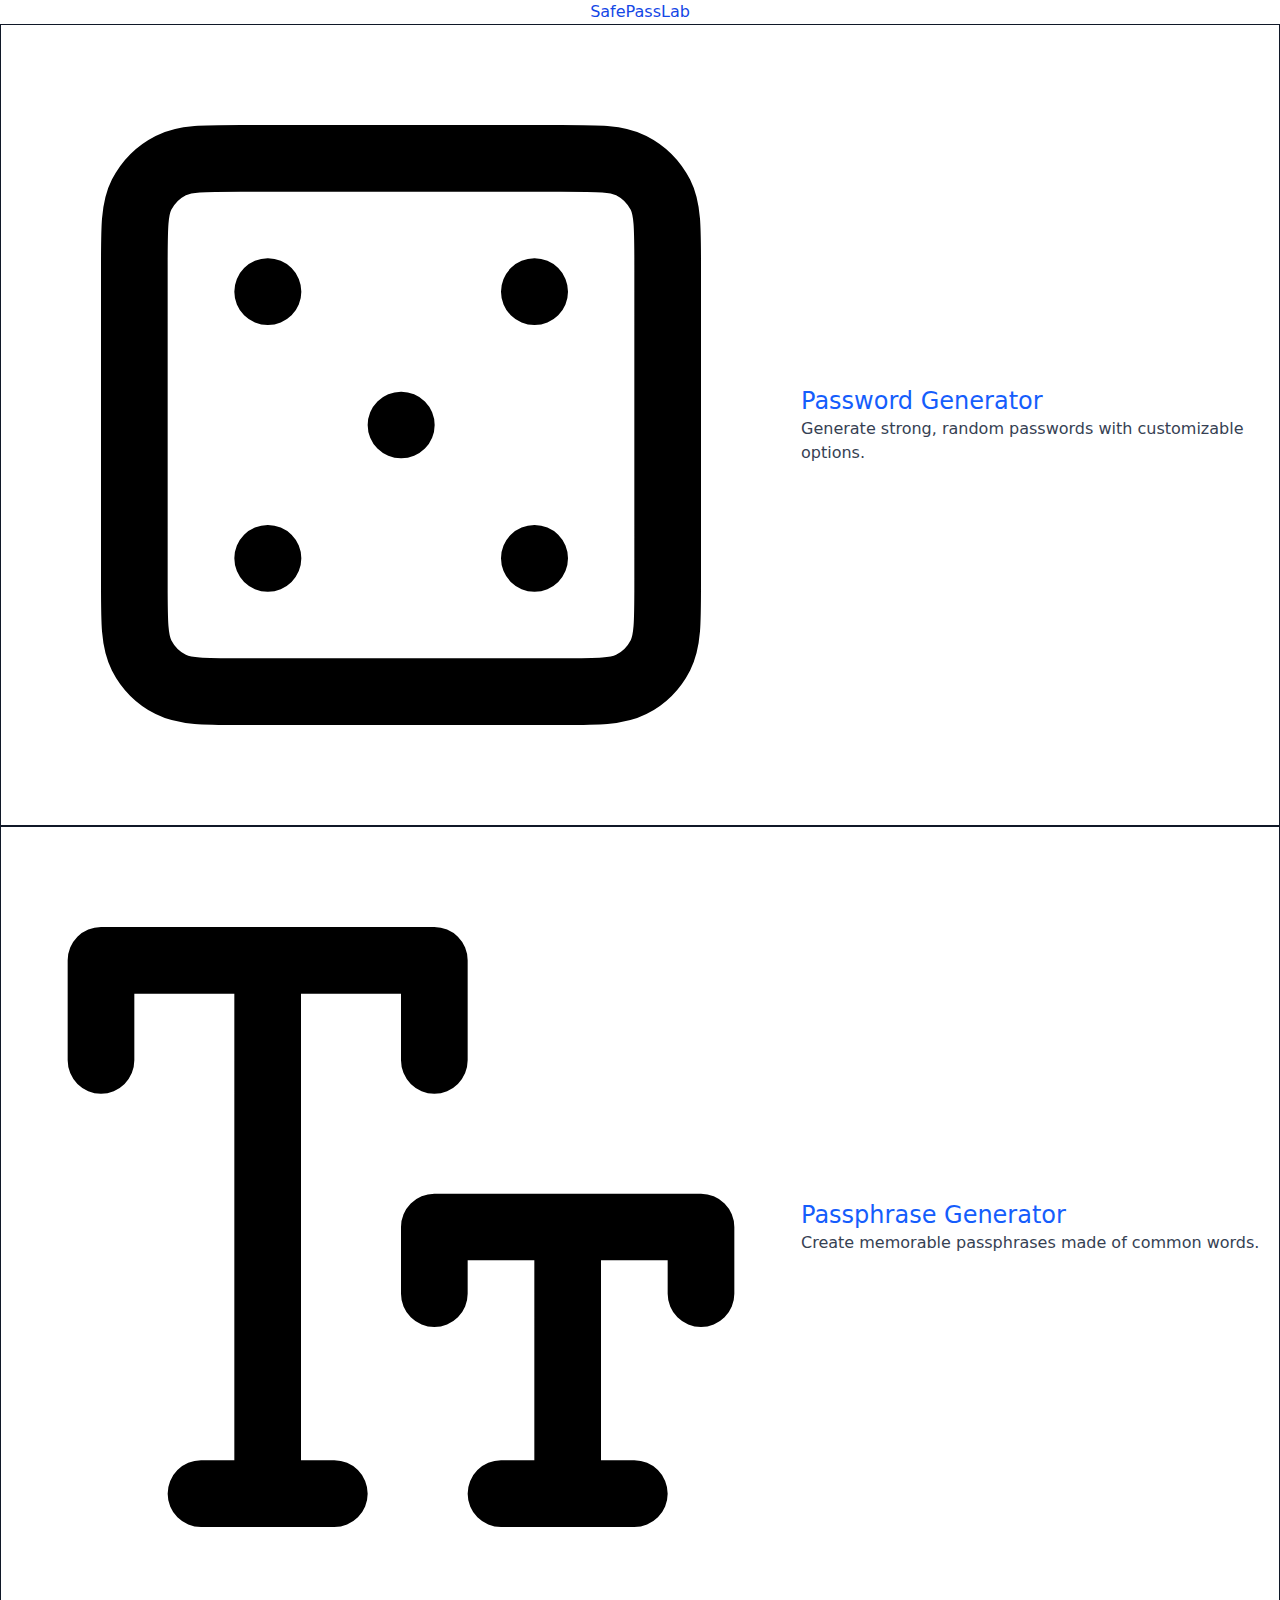
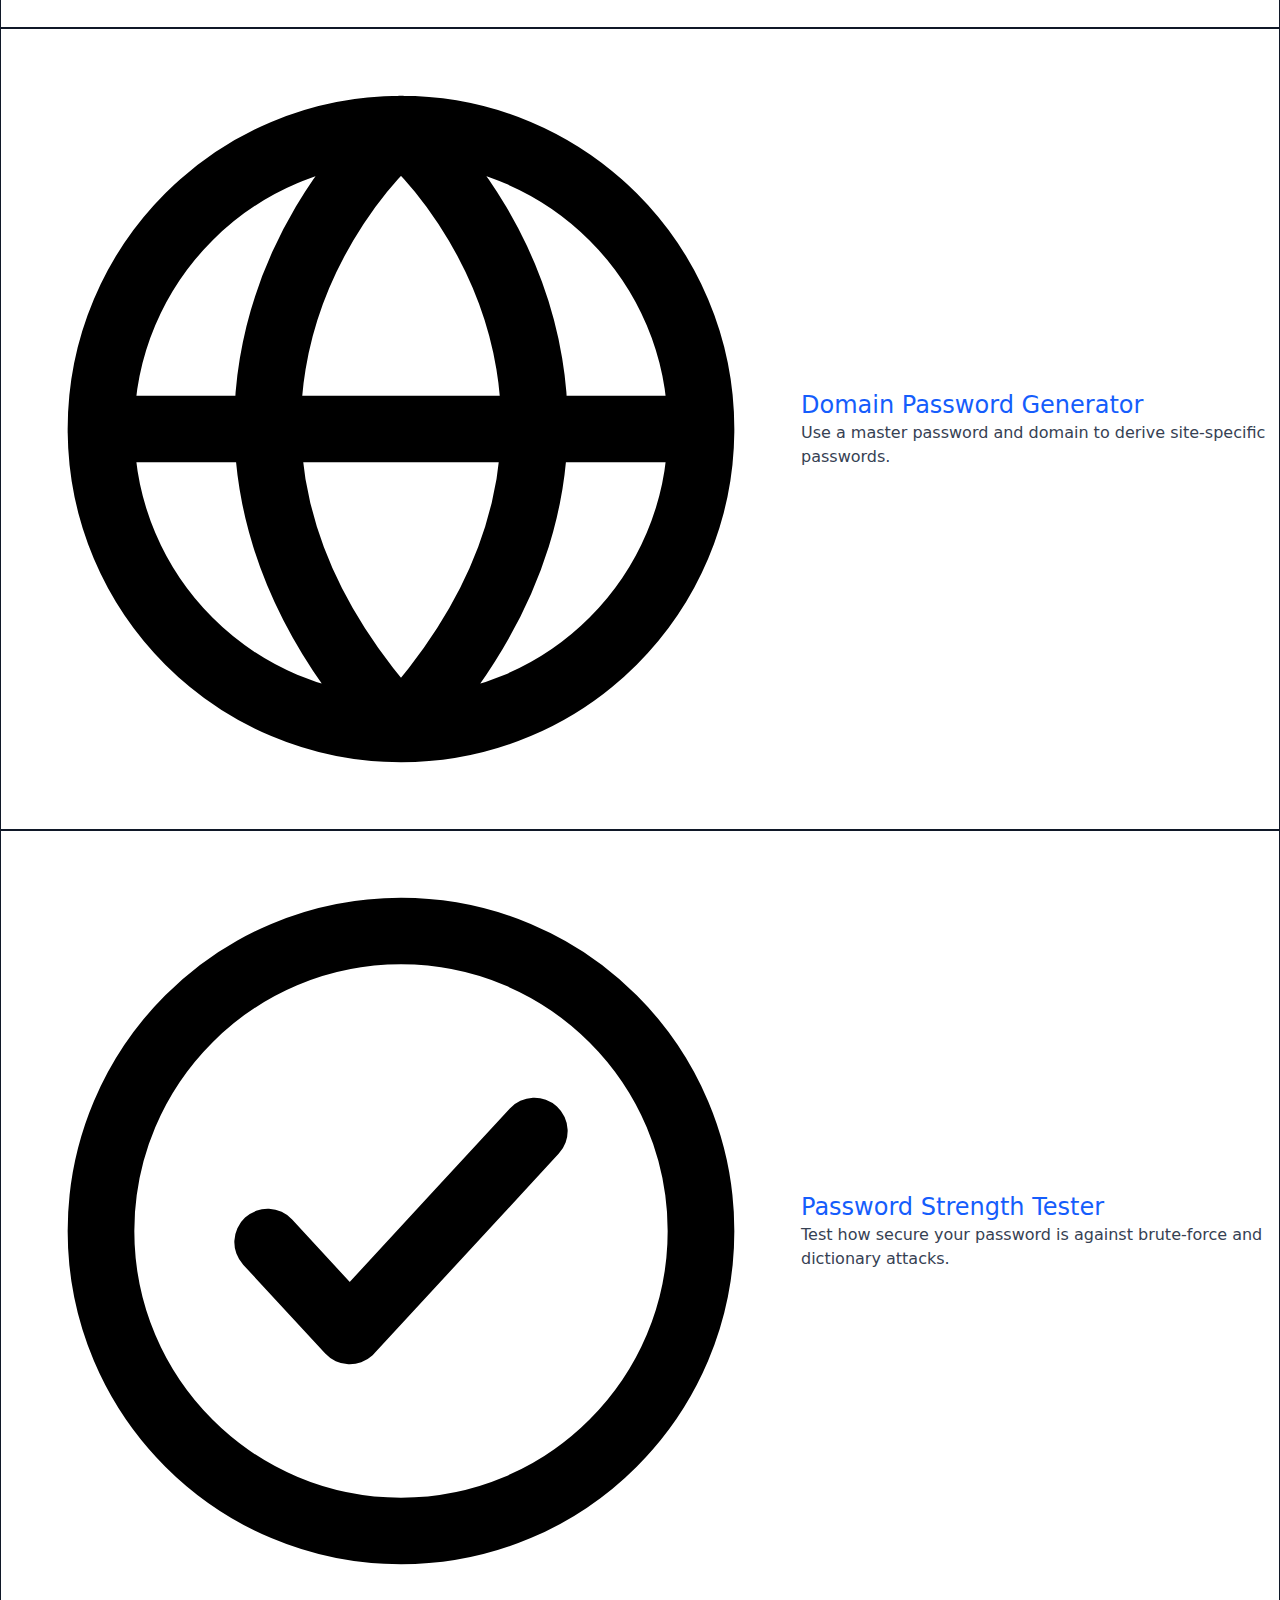
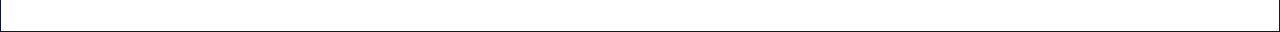
<file: index.html>
<!DOCTYPE html>
<html lang="en">
  <head>
    <meta charset="UTF-8" />
    <meta name="viewport" content="width=device-width, initial-scale=1.0" />
    <title>Password Utility Tool</title>
    <link rel="stylesheet" href="output.css">
  </head>
  <body class="bg-white text-gray-900 font-sans">
    <div class="max-w-4xl mx-auto px-6 py-10">
      <h1 class="text-4xl font-light text-blue-700 text-center mb-10">
        SafePassLab
      </h1>
      <!-- Cards -->
      <div class="grid grid-cols-1 md:grid-cols-2 gap-6">
        <!-- Password Generator -->
        <a
          href="password.html"
          class="flex items-center p-6 border border-gray-200 rounded-2xl hover:border-blue-600 shadow-sm hover:shadow-md transition"
        >
          <img
            src="icon/dice-five.svg"
            alt="Password Generator Icon"
            class="w-10 h-10 mr-4"
          />
          <div>
            <h2 class="text-2xl font-light text-blue-600 mb-2">
              Password Generator
            </h2>
            <p class="text-gray-700">
              Generate strong, random passwords with customizable options.
            </p>
          </div>
        </a>
        <!-- Passphrase Generator -->
        <a
          href="passphrase.html"
          class="flex items-center p-6 border border-gray-200 rounded-2xl hover:border-blue-600 shadow-sm hover:shadow-md transition"
        >
          <img
            src="icon/text.svg"
            alt="Passphrase Generator Icon"
            class="w-10 h-10 mr-4"
          />
          <div class="flex flex-col">
            <h2 class="text-2xl font-light text-blue-600 mb-2">
              Passphrase Generator
            </h2>
            <p class="text-gray-700">
              Create memorable passphrases made of common words.
            </p>
          </div>
        </a>
        <!-- Domain Password Generator -->
        <a
          href="domain.html"
          class="flex items-center p-6 border border-gray-200 rounded-2xl hover:border-blue-600 shadow-sm hover:shadow-md transition"
        >
          <img
            src="icon/globe.svg"
            alt="Domain Password Icon"
            class="w-10 h-10 mr-4"
          />
          <div class="flex flex-col">
            <h2 class="text-2xl font-light text-blue-600 mb-2">
              Domain Password Generator
            </h2>
            <p class="text-gray-700">
              Use a master password and domain to derive site-specific
              passwords.
            </p>
          </div>
        </a>
        <!-- Password Strength Tester -->
        <a
          href="tester.html"
          class="flex items-center p-6 border border-gray-200 rounded-2xl hover:border-blue-600 shadow-sm hover:shadow-md transition"
        >
          <img
            src="icon/check-circle.svg"
            alt="Password Tester Icon"
            class="w-10 h-10 mr-4"
          />
          <div class="flex flex-col">
            <h2 class="text-2xl font-light text-blue-600 mb-2">
              Password Strength Tester
            </h2>
            <p class="text-gray-700">
              Test how secure your password is against brute-force and
              dictionary attacks.
            </p>
          </div>
        </a>
      </div>
    </div>
  </body>
</html>
</file>
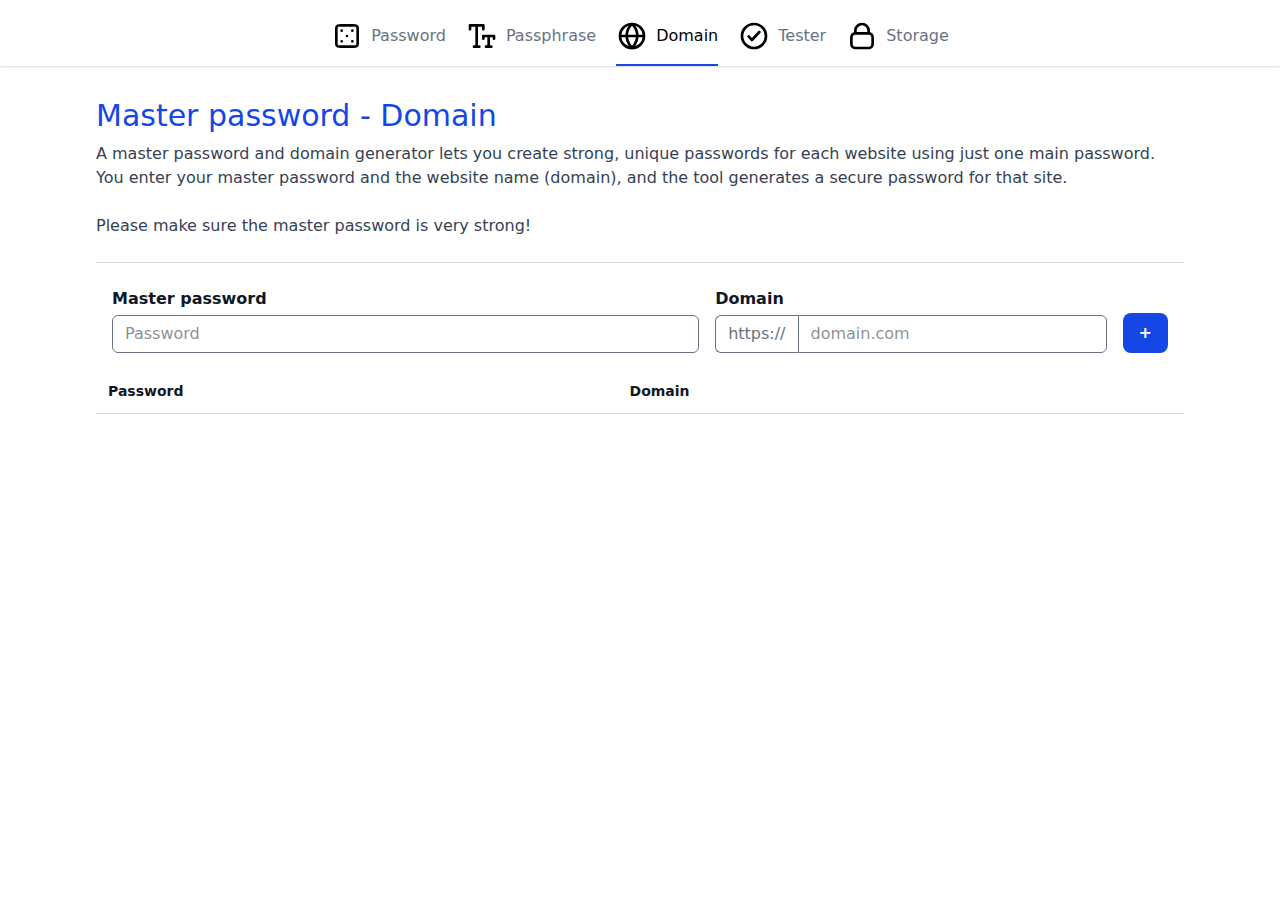
<file: domain.html>
<!DOCTYPE html>
<html lang="en">
  <head>
    <meta charset="UTF-8" />
    <meta name="viewport" content="width=device-width, initial-scale=1.0" />
    <title>Password Generator</title>
    <link rel="stylesheet" href="output.css" />
    <script src="script.js"></script>
    <script src="wordlist.js"></script>
  </head>
  <body class="flex flex-col items-center min-w-fit">
    <nav
      id="navigation"
      class="flex lg:justify-center flex-row w-full gap-5 pt-2 px-4 sm:px-8 bg-white shadow"
    >
      <a href="./password.html">
        <div
          class="flex shrink-0 gap-2 items-center cursor-pointer py-3 border-b-2 border-transparent text-gray-500 hover:text-gray-700 hover:border-b-gray-500"
        >
          <img
            class="max-w-8 max-h-8"
            src="icon/dice-five.svg"
            alt="Randomized"
          />
          <h2 class="text-base font-medium hidden sm:block">Password</h2>
        </div>
      </a>
      <a href="./passphrase.html">
        <div
          class="flex shrink-0 gap-2 items-center cursor-pointer py-3 border-b-2 border-transparent text-gray-500 hover:text-gray-700 hover:border-b-gray-500"
        >
          <img class="max-w-8 max-h-8" src="icon/text.svg" alt="Domain" />
          <h2 class="text-base font-medium hidden sm:block">Passphrase</h2>
        </div>
      </a>
      <a href="./domain.html">
        <div
          class="flex shrink-0 gap-2 items-center cursor-pointer py-3 border-b-2 border-b-blue-700"
        >
          <img class="max-w-8 max-h-8" src="icon/globe.svg" alt="Domain" />
          <h2 class="text-base font-medium sm:block">Domain</h2>
        </div>
      </a>
      <a href="./tester.html">
        <div
          class="flex shrink-0 gap-2 items-center cursor-pointer py-3 border-b-2 border-transparent text-gray-500 hover:text-gray-700 hover:border-b-gray-500"
        >
          <img
            class="max-w-8 max-h-8"
            src="icon/check-circle.svg"
            alt="Domain"
          />
          <h2 class="text-base font-medium hidden sm:block">Tester</h2>
        </div>
      </a>
      <a href="./storage.html">
        <div
          class="flex shrink-0 gap-2 items-center cursor-pointer py-3 border-b-2 border-transparent text-gray-500 hover:text-gray-700 hover:border-b-gray-500"
        >
          <img class="max-w-8 max-h-8" src="icon/lock.svg" alt="Domain" />
          <h2 class="text-base font-medium hidden sm:block">Storage</h2>
        </div>
      </a>
    </nav>

    <div id="content" class="flex flex-col p-4 sm:p-8 max-w-6xl">
      <h1 class="text-2xl sm:text-3xl text-blue-700 font-light">
        Master password - Domain
      </h1>
      <p class="font-medium text-gray-700 pt-2">
        A master password and domain generator lets you create strong, unique
        passwords for each website using just one main password. You enter your
        master password and the website name (domain), and the tool generates a
        secure password for that site.
        <br /><br />
        Please make sure the master password is very strong!
        <span class="text-white">meow</span>
      </p>

      <hr class="my-6 text-gray-300" />

      <div class="flex justify-between gap-4 w-full px-4 mb-4">
        <div class="flex flex-col w-full">
          <label class="mb-1 font-semibold text-gray-900">
            Master password
          </label>
          <input
            type="text"
            id="masterPassword"
            name="password"
            class="px-3 py-1.5 text-gray-900 border border-gray-500 rounded-md focus-within:outline-blue-600"
            placeholder="Password"
          />
        </div>
        <div class="flex flex-col w-full sm:w-2/3">
          <label class="mb-1 font-semibold text-gray-900"> Domain </label>
          <div class="flex">
            <span
              class="px-3 py-1.5 text-gray-500 border border-r-0 border-gray-500 rounded-l-md select-none"
              >https://</span
            >
            <input
              type="text"
              id="domainName"
              name="domain"
              class="w-full px-3 py-1.5 text-gray-900 border border-gray-500 rounded-r-md focus-within:outline-blue-600"
              placeholder="domain.com"
            />
          </div>
        </div>
        <div class="flex items-end">
          <button
            id="generateButton"
            onclick="generate();"
            class="flex justify-center max-w-2xs gap-2 bg-blue-700 text-white font-semibold py-2 px-4 rounded-lg hover:bg-blue-600"
          >
            +
          </button>
        </div>
      </div>

      <!-- Table -->
      <table class="min-w-full divide-y divide-gray-300">
        <thead class="text-left text-sm font-semibold text-gray-900">
          <tr>
            <th class="px-3 py-3">Password</th>
            <th class="px-3 py-3">Domain</th>
            <th class="px-3 py-3"></th>
          </tr>
        </thead>
        <tbody
          id="passwordTable"
          class="divide-y divide-gray-300 text-sm text-gray-900"
        >
          <!-- Rows -->
        </tbody>
      </table>

      <div
        id="errorDisplay"
        class="hidden items-center gap-4 p-5 mt-4 rounded-md"
      >
        <img id="errorIcon" class="w-8 h-8" src="icon/error.svg" />
        <div id="errorDescription"></div>
      </div>
    </div>

    <script src="table.js"></script>
    <script src="display.js"></script>
    <script>
      async function generate() {
        // Read the input
        const masterPassword = document.getElementById('masterPassword').value
        const domainName = document.getElementById('domainName').value

        // Error management and display.
        let description = []
        // Check for generation errors
        if (!masterPassword.length) {
          description.push('• The master password is missing.')
        }
        if (!domainName.length) {
          description.push('• The domain is missing.')
        }
        if (tableIncludes(domainName)) {
          description.push('• This domain password already exists.')
        }
        if (description.length) {
          setError('icon/error.svg', 'red', 'Error:', description)
          return
        }

        // Check strength & safety
        if (checkEntropy_charset(masterPassword) < 76) {
          description.push('• Master password strength: Low.')
        } else {
          // Check the API only when the entropy is high enough to
          // avoid sending too many queries to ihavebeenpwned
          if ((await checkPwned(masterPassword)) > 0) {
            description.push('• This password has been found in a breach.')
          }
        }

        // Warning display.
        if (description.length) {
          setError('icon/warning.svg', 'yellow', 'Warning:', description)
        } else {
          setError('icon/success.svg', 'green', 'Password generated.', [])
        }

        // Generate a domain password
        let digest = masterPassword
        for (let i = 0; i < 999; i++) {
          digest = await hash('SHA-256', digest + domainName)
        }
        // Converts the raw bytes into base85
        digest = base85(digest).substring(0, 16)

        // Add the generated password and domain to the table
        tableAdd(digest, domainName)
      }
    </script>
  </body>
</html>
</file>
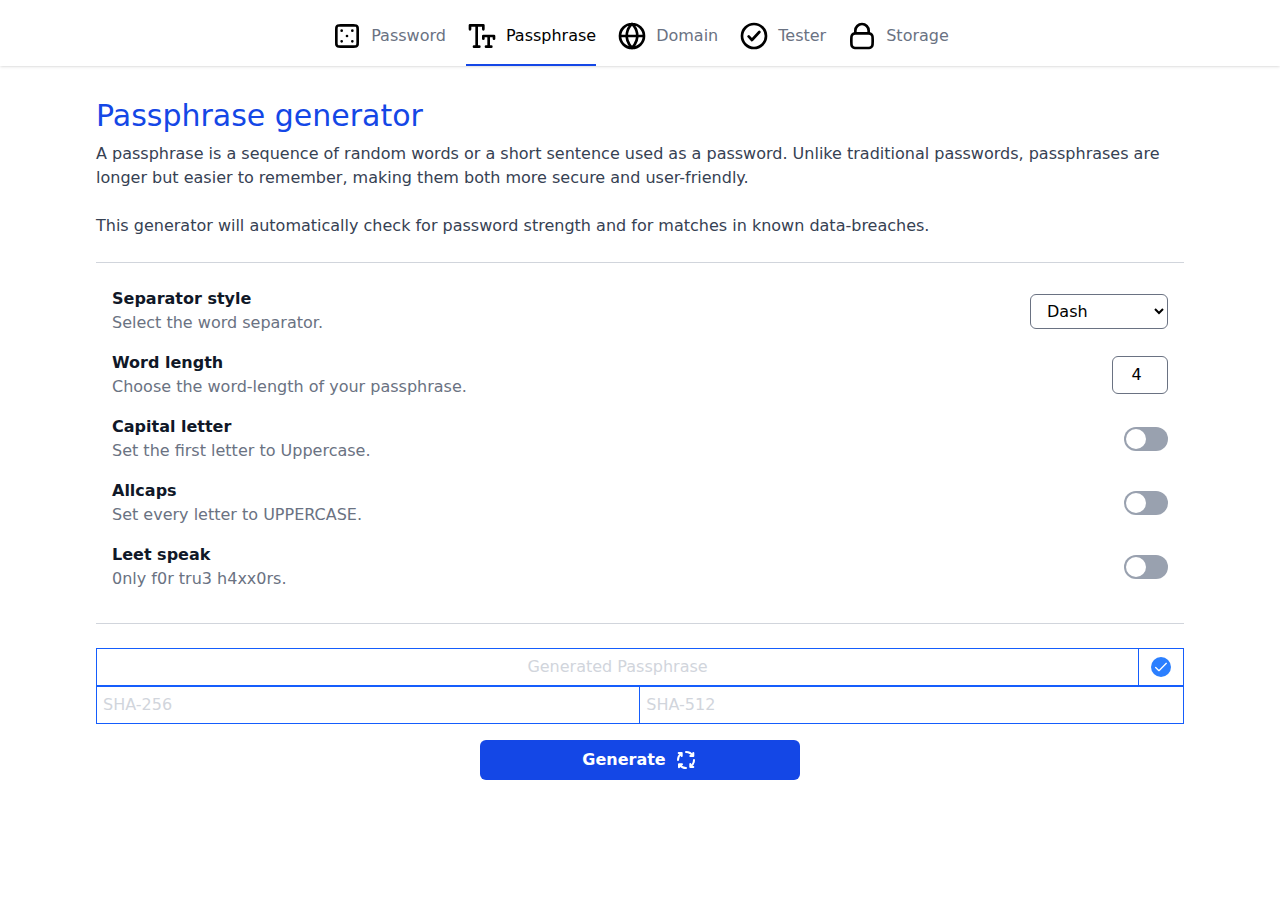
<file: passphrase.html>
<!DOCTYPE html>
<html lang="en">
  <head>
    <meta charset="UTF-8" />
    <meta name="viewport" content="width=device-width, initial-scale=1.0" />
    <title>Password Generator</title>
    <!-- Scripts -->
    <script src="script/main.js"></script>
    <script src="script/displayerror.js"></script>
    <script src="script/w20000.js"></script>
    <!-- Style -->
    <link rel="stylesheet" href="output.css" />
  </head>

  <body class="flex flex-col items-center min-w-fit">
    <nav
      id="navigation"
      class="flex lg:justify-center flex-row w-full gap-5 pt-2 px-4 sm:px-8 bg-white shadow"
    >
      <a href="./password.html">
        <div
          class="flex shrink-0 gap-2 items-center cursor-pointer py-3 border-b-2 border-transparent text-gray-500 hover:text-gray-700 hover:border-b-gray-500"
        >
          <img
            class="max-w-8 max-h-8"
            src="icon/dice-five.svg"
            alt="Randomized"
          />
          <h2 class="text-base font-medium hidden sm:block">Password</h2>
        </div>
      </a>
      <a href="./passphrase.html">
        <div
          class="flex shrink-0 gap-2 items-center cursor-pointer py-3 border-b-2 border-b-blue-700"
        >
          <img class="max-w-8 max-h-8" src="icon/text.svg" alt="Domain" />
          <h2 class="text-base font-medium sm:block">Passphrase</h2>
        </div>
      </a>
      <a href="./domain.html">
        <div
          class="flex shrink-0 gap-2 items-center cursor-pointer py-3 border-b-2 border-transparent text-gray-500 hover:text-gray-700 hover:border-b-gray-500"
        >
          <img class="max-w-8 max-h-8" src="icon/globe.svg" alt="Domain" />
          <h2 class="text-base font-medium hidden sm:block">Domain</h2>
        </div>
      </a>
      <a href="./tester.html">
        <div
          class="flex shrink-0 gap-2 items-center cursor-pointer py-3 border-b-2 border-transparent text-gray-500 hover:text-gray-700 hover:border-b-gray-500"
        >
          <img
            class="max-w-8 max-h-8"
            src="icon/check-circle.svg"
            alt="Domain"
          />
          <h2 class="text-base font-medium hidden sm:block">Tester</h2>
        </div>
      </a>
      <a href="./storage.html">
        <div
          class="flex shrink-0 gap-2 items-center cursor-pointer py-3 border-b-2 border-transparent text-gray-500 hover:text-gray-700 hover:border-b-gray-500"
        >
          <img class="max-w-8 max-h-8" src="icon/lock.svg" alt="Domain" />
          <h2 class="text-base font-medium hidden sm:block">Storage</h2>
        </div>
      </a>
    </nav>

    <!-- Description -->
    <div id="content" class="flex flex-col p-4 sm:p-8 max-w-6xl">
      <h1 class="text-2xl sm:text-3xl text-blue-700 font-light">
        Passphrase generator
      </h1>
      <p class="font-medium text-gray-700 pt-2">
        A passphrase is a sequence of random words or a short sentence used as a
        password. Unlike traditional passwords, passphrases are longer but
        easier to remember, making them both more secure and user-friendly.
        <br /><br />
        This generator will automatically check for password strength and for
        matches in known data-breaches.
      </p>

      <hr class="my-6 text-gray-300" />
      <!-- Separator style -->
      <div class="flex items-center justify-between gap-4 px-4 mb-4">
        <div>
          <h2 class="font-semibold text-gray-900">Separator style</h2>
          <p class="text-gray-500">Select the word separator.</p>
        </div>
        <label class="relative inline-flex items-center">
          <select
            id="passwordSeparator"
            name="separator"
            class="flex px-3 py-1.5 border border-gray-500 rounded-md focus-within:outline-blue-600"
          >
            <option value="-">Dash</option>
            <option value="_">Underscore</option>
            <option value=" ">Space</option>
            <option value="">None</option>
          </select>
        </label>
      </div>
      <!-- Word length -->
      <div class="flex items-center justify-between gap-4 px-4 mb-4">
        <div>
          <h2 class="font-semibold text-gray-900">Word length</h2>
          <p class="text-gray-500">
            Choose the word-length of your passphrase.
          </p>
        </div>
        <label class="relative inline-flex items-center cursor-pointer">
          <input
            id="passwordLength"
            name="length"
            type="number"
            value="4"
            placeholder="0"
            class="flex max-w-14 pl-2 py-1.5 text-center border border-gray-500 rounded-md focus-within:outline-blue-600"
          />
        </label>
      </div>
      <!-- Capital letter toggle -->
      <div class="flex items-center justify-between gap-4 px-4 mb-4">
        <div>
          <h2 class="font-semibold text-gray-900">Capital letter</h2>
          <p class="text-gray-500">Set the first letter to Uppercase.</p>
        </div>
        <label class="relative inline-flex items-center cursor-pointer">
          <input
            id="toggleCapital"
            type="checkbox"
            value=""
            class="sr-only peer"
          />
          <div
            class="w-11 h-6 bg-gray-400 rounded-full peer peer-checked:bg-blue-600 after:content-[''] after:absolute after:top-0.5 after:left-[2px] after:bg-white after:border-white after:rounded-full after:h-5 after:w-5 after:transition-all peer-checked:after:translate-x-full peer-checked:after:border-white"
          ></div>
        </label>
      </div>
      <!-- All caps toggle -->
      <div class="flex items-center justify-between gap-4 px-4 mb-4">
        <div>
          <h2 class="font-semibold text-gray-900">Allcaps</h2>
          <p class="text-gray-500">Set every letter to UPPERCASE.</p>
        </div>
        <label class="relative inline-flex items-center cursor-pointer">
          <input
            id="toggleAllcaps"
            type="checkbox"
            value=""
            class="sr-only peer"
          />
          <div
            class="w-11 h-6 bg-gray-400 rounded-full peer peer-checked:bg-blue-600 after:content-[''] after:absolute after:top-0.5 after:left-[2px] after:bg-white after:border-white after:rounded-full after:h-5 after:w-5 after:transition-all peer-checked:after:translate-x-full peer-checked:after:border-white"
          ></div>
        </label>
      </div>
      <!-- Leet Speak toggle -->
      <div class="flex items-center justify-between gap-4 px-4 mb-4">
        <div>
          <h2 class="font-semibold text-gray-900">Leet speak</h2>
          <p class="text-gray-500">0nly f0r tru3 h4xx0rs.</p>
        </div>
        <label class="relative inline-flex items-center cursor-pointer">
          <input
            id="toggleLeet"
            type="checkbox"
            value=""
            class="sr-only peer"
          />
          <div
            class="w-11 h-6 bg-gray-400 rounded-full peer peer-checked:bg-blue-600 after:content-[''] after:absolute after:top-0.5 after:left-[2px] after:bg-white after:border-white after:rounded-full after:h-5 after:w-5 after:transition-all peer-checked:after:translate-x-full peer-checked:after:border-white"
          ></div>
        </label>
      </div>
      <hr class="mt-4 mb-6 text-gray-300" />
      <!-- Password display -->
      <div class="flex">
        <div
          id="passwordText"
          onclick="copyPassword()"
          class="flex w-full sm:justify-center p-1.5 border border-blue-600 text-gray-300 rounded-tl-md"
        >
          Generated Passphrase
        </div>
        <div
          id="passwordBox"
          class="flex items-center px-3 border-l-0 border border-blue-600 rounded-tr-md"
        >
          <span
            id="passwordIcon"
            class="flex items-center justify-center w-5 h-5 bg-blue-500 text-white text-xs font-bold font-mono rounded-full pointer-events-none"
          >
            <img class="w-4 h-4" src="icon/check.svg" />
          </span>
        </div>
      </div>
      <!-- Hash display -->
      <div class="flex flex-row">
        <input
          disabled
          id="SHA256"
          value="SHA-256"
          class="flex w-full sm:justify-center p-1.5 border border-blue-600 text-gray-300 rounded-bl-md border-t-0"
        />
        <input
          disabled
          id="SHA512"
          value="SHA-512"
          class="flex w-full sm:justify-center p-1.5 border border-blue-600 text-gray-300 rounded-br-md border-t-0 border-l-0"
        />
      </div>
      <!-- Error display -->
      <div
        id="errorDisplay"
        class="hidden items-center gap-4 p-5 mt-4 rounded-md"
      >
        <img id="errorIcon" class="w-8 h-8" src="icon/error.svg" />
        <div id="errorDescription"></div>
      </div>
      <!-- Generate Button -->
      <div class="flex justify-center mt-4">
        <button
          id="generateButton"
          onclick="generatePassphrase();"
          class="flex justify-center py-2 px-4 sm:min-w-80 gap-2 bg-blue-700 text-white font-semibold hover:bg-blue-600 rounded-md cursor-pointer"
        >
          Generate
          <img class="w-6 h-6" src="icon/reload.svg" />
        </button>
      </div>
    </div>

    <script>
      // Settings
      const passwordSeparator = document.getElementById("passwordSeparator");
      const passwordLength = document.getElementById("passwordLength");
      const toggleCapital = document.getElementById("toggleCapital");
      const toggleAllcaps = document.getElementById("toggleAllcaps");
      const toggleLeet = document.getElementById("toggleLeet");

      // Automatic generation on change
      passwordSeparator.addEventListener("change", generatePassphrase);
      passwordLength.addEventListener("change", generatePassphrase);
      toggleCapital.addEventListener("change", generatePassphrase);
      toggleAllcaps.addEventListener("change", generatePassphrase);
      toggleLeet.addEventListener("change", generatePassphrase);

      // Password Copy
      function copyPassword() {
        const passwordText = document.getElementById("passwordText");
        const password = passwordText.innerText;
        if (
          password != "Generated Password" &&
          password != "Copied to the Clipboard"
        ) {
          passwordText.innerText = "Copied to the Clipboard";
          copyToClipboard(password);
          setTimeout(() => {
            passwordText.innerText = password;
          }, 700);
        }
      }

      // Passphrase Generation
      async function generatePassphrase() {
        let separator = passwordSeparator.value;
        let wordlength = passwordLength.value;
        let password = "";

        // Error management and display.
        if (wordlength <= 0) {
          setError("icon/error.svg", "red", "Error:", [
            "• The selected word length is invalid.",
          ]);
          setPassword(1, "red", "Generated Password");
          setHash("red", null);
          return;
        }

        // Password generation.
        for (let i = 0; i < wordlength; i++) {
          let word = randChoice(wordlist);
          // Apply modifiers
          if (toggleLeet.checked) {
            word = word
              .replace("o", "0")
              .replace("e", "3")
              .replace("a", "4")
              .replace("s", "5");
          }
          if (toggleAllcaps.checked) {
            word = word.toUpperCase();
          }
          if (toggleCapital.checked) {
            word = word[0].toUpperCase() + word.substring(1);
          }
          // Add to the passphrase
          password += (i === 0) ? word : separator + word;
        }

        // Generate useful hashes
        const SHA256 = await hash("SHA-256", password);
        const SHA512 = await hash("SHA-512", password);

        // Warning management.
        let description = [];
        // Check strength & safety
        if (checkEntropy(password) < 69) {
          description.push("• Password strength: Low.");
        } else {
          // Check the API only when the entropy is high enough to
          // avoid sending too many queries to ihavebeenpwned
          if ((await checkPasswordCompromised(password)) > 0) {
            description.push("• This password has been found in a breach.");
          }
        }

        // Password display.
        if (description.length) {
          setError("icon/warning.svg", "yellow", "Warning:", description);
          setPassword(description.length, "yellow", password);
          setHash("yellow", ["SHA-256: " + SHA256, "SHA-512: " + SHA512]);
        } else {
          setError("icon/success.svg", "green", "Password generated.", [
            "• Password strength: High.",
            "• No breaches found.",
          ]);
          setPassword("0", "blue", password);
          setHash("blue", ["SHA-256: " + SHA256, "SHA-512: " + SHA512]);
        }
      }
    </script>
  </body>
</html>
</file>
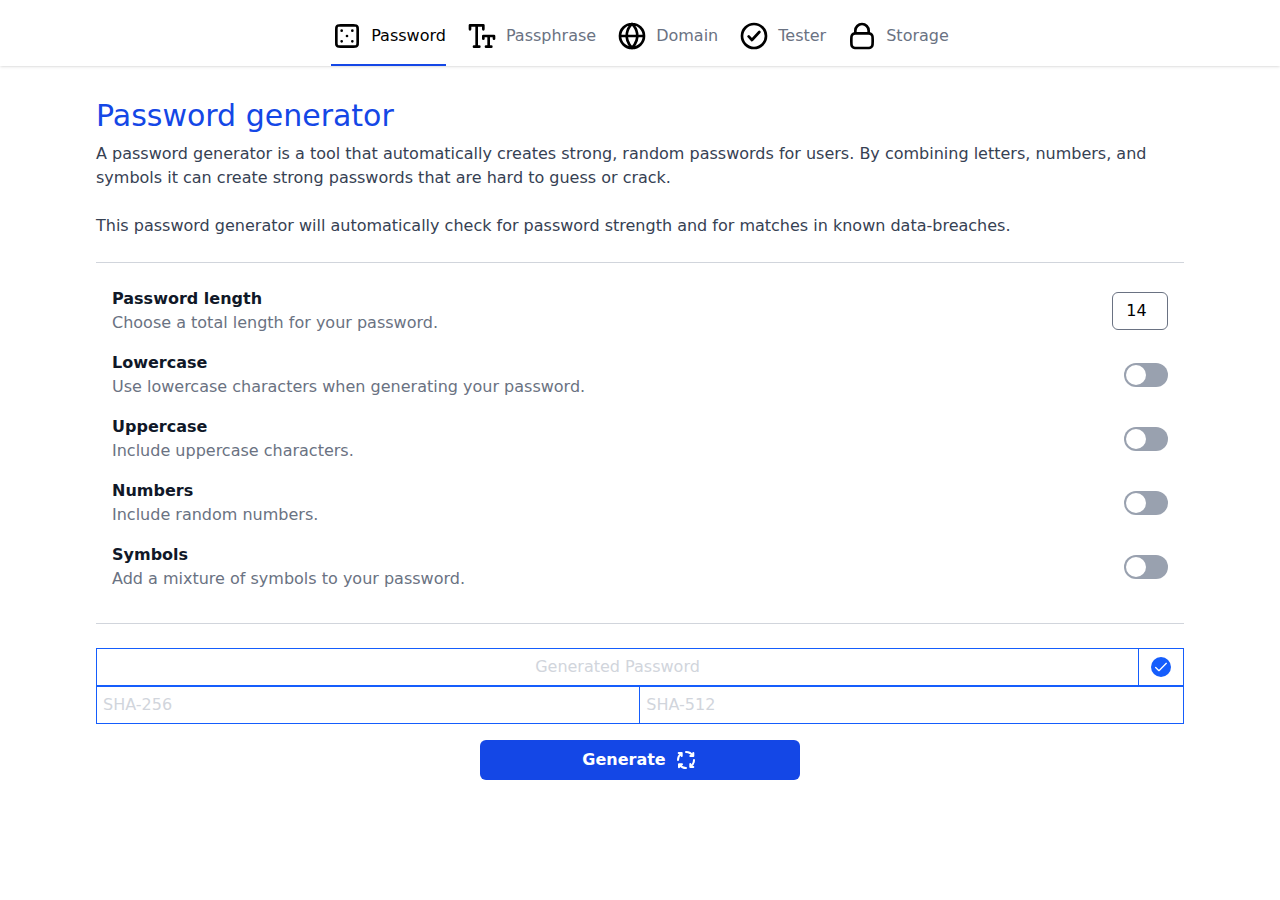
<file: password.html>
<!DOCTYPE html>
<html lang="en">
  <head>
    <meta charset="UTF-8" />
    <meta name="viewport" content="width=device-width, initial-scale=1.0" />
    <title>Password Generator</title>
    <!-- Scripts -->
    <script src="script/main.js"></script>
    <script src="script/displayerror.js"></script>
    <!-- Style -->
    <link rel="stylesheet" href="output.css" />
  </head>

  <body class="flex flex-col items-center min-w-fit">
    <nav
      id="navigation"
      class="flex w-full gap-5 pt-2 px-4 sm:px-8 lg:justify-center bg-white shadow"
    >
      <a href="./password.html">
        <div
          class="flex shrink-0 gap-2 items-center cursor-pointer py-3 border-b-2 border-b-blue-700"
        >
          <img
            class="max-w-8 max-h-8"
            src="icon/dice-five.svg"
            alt="Password"
          />
          <h2 class="text-base font-medium sm:block">Password</h2>
        </div>
      </a>
      <a href="./passphrase.html">
        <div
          class="flex shrink-0 gap-2 items-center cursor-pointer py-3 border-b-2 border-transparent text-gray-500 hover:text-gray-700 hover:border-b-gray-500"
        >
          <img class="max-w-8 max-h-8" src="icon/text.svg" alt="Passphrase" />
          <h2 class="text-base font-medium hidden sm:block">Passphrase</h2>
        </div>
      </a>
      <a href="./domain.html">
        <div
          class="flex shrink-0 gap-2 items-center cursor-pointer py-3 border-b-2 border-transparent text-gray-500 hover:text-gray-700 hover:border-b-gray-500"
        >
          <img class="max-w-8 max-h-8" src="icon/globe.svg" alt="Domain" />
          <h2 class="text-base font-medium hidden sm:block">Domain</h2>
        </div>
      </a>
      <a href="./tester.html">
        <div
          class="flex shrink-0 gap-2 items-center cursor-pointer py-3 border-b-2 border-transparent text-gray-500 hover:text-gray-700 hover:border-b-gray-500"
        >
          <img
            class="max-w-8 max-h-8"
            src="icon/check-circle.svg"
            alt="Tester"
          />
          <h2 class="text-base font-medium hidden sm:block">Tester</h2>
        </div>
      </a>
      <a href="./storage.html">
        <div
          class="flex shrink-0 gap-2 items-center cursor-pointer py-3 border-b-2 border-transparent text-gray-500 hover:text-gray-700 hover:border-b-gray-500"
        >
          <img class="max-w-8 max-h-8" src="icon/lock.svg" alt="Storage" />
          <h2 class="text-base font-medium hidden sm:block">Storage</h2>
        </div>
      </a>
    </nav>

    <!-- Description -->
    <div id="content" class="flex flex-col p-4 sm:p-8 max-w-6xl">
      <h1 class="text-2xl sm:text-3xl text-blue-700 font-light">
        Password generator
      </h1>
      <p class="pt-2 font-medium text-gray-700">
        A password generator is a tool that automatically creates strong, random
        passwords for users. By combining letters, numbers, and symbols it can
        create strong passwords that are hard to guess or crack.
        <br /><br />
        This password generator will automatically check for password strength
        and for matches in known data-breaches.
      </p>

      <hr class="my-6 text-gray-300" />
      <!-- Password length -->
      <div class="flex items-center justify-between gap-4 px-4 mb-4">
        <div>
          <h2 class="font-semibold text-gray-900">Password length</h2>
          <p class="text-gray-500">Choose a total length for your password.</p>
        </div>
        <label class="relative inline-flex items-center">
          <input
            id="passwordLength"
            type="number"
            class="flex max-w-14 pl-2 py-1.5 text-center border border-gray-500 rounded-md focus-within:outline-blue-600"
            placeholder="0"
            value="14"
          />
        </label>
      </div>
      <!-- Lowercase toggle -->
      <div class="flex items-center justify-between gap-4 px-4 mb-4">
        <div>
          <h2 class="font-semibold text-gray-900">Lowercase</h2>
          <p class="text-gray-500">
            Use lowercase characters when generating your password.
          </p>
        </div>
        <label class="relative inline-flex items-center cursor-pointer">
          <input
            id="toggleLowercase"
            type="checkbox"
            value=""
            class="sr-only peer"
          />
          <div
            class="w-11 h-6 bg-gray-400 rounded-full peer peer-checked:bg-blue-600 after:content-[''] after:absolute after:top-0.5 after:left-[2px] after:bg-white after:border-white after:rounded-full after:h-5 after:w-5 after:transition-all peer-checked:after:translate-x-full peer-checked:after:border-white"
          ></div>
        </label>
      </div>
      <!-- Uppercase toggle -->
      <div class="flex items-center justify-between gap-4 px-4 mb-4">
        <div>
          <h2 class="font-semibold text-gray-900">Uppercase</h2>
          <p class="text-gray-500">Include uppercase characters.</p>
        </div>
        <label class="relative inline-flex items-center cursor-pointer">
          <input
            id="toggleUppercase"
            type="checkbox"
            value=""
            class="sr-only peer"
          />
          <div
            class="w-11 h-6 bg-gray-400 rounded-full peer peer-checked:bg-blue-600 after:content-[''] after:absolute after:top-0.5 after:left-[2px] after:bg-white after:border-white after:rounded-full after:h-5 after:w-5 after:transition-all peer-checked:after:translate-x-full peer-checked:after:border-white"
          ></div>
        </label>
      </div>
      <!-- Numbers toggle -->
      <div class="flex items-center justify-between gap-4 px-4 mb-4">
        <div>
          <h2 class="font-semibold text-gray-900">Numbers</h2>
          <p class="text-gray-500">Include random numbers.</p>
        </div>
        <label class="relative inline-flex items-center cursor-pointer">
          <input
            id="toggleNumbers"
            type="checkbox"
            value=""
            class="sr-only peer"
          />
          <div
            class="w-11 h-6 bg-gray-400 rounded-full peer peer-checked:bg-blue-600 after:content-[''] after:absolute after:top-0.5 after:left-[2px] after:bg-white after:border-white after:rounded-full after:h-5 after:w-5 after:transition-all peer-checked:after:translate-x-full peer-checked:after:border-white"
          ></div>
        </label>
      </div>
      <!-- Special characters toggle -->
      <div class="flex items-center justify-between gap-4 px-4 mb-4">
        <div>
          <h2 class="font-semibold text-gray-900">Symbols</h2>
          <p class="text-gray-500">
            Add a mixture of symbols to your password.
          </p>
        </div>
        <label class="relative inline-flex items-center cursor-pointer">
          <input
            id="toggleSymbols"
            type="checkbox"
            value=""
            class="sr-only peer"
          />
          <div
            class="w-11 h-6 bg-gray-400 rounded-full peer peer-checked:bg-blue-600 after:content-[''] after:absolute after:top-0.5 after:left-[2px] after:bg-white after:border-white after:rounded-full after:h-5 after:w-5 after:transition-all peer-checked:after:translate-x-full peer-checked:after:border-white"
          ></div>
        </label>
      </div>
      <hr class="mt-4 mb-6 text-gray-300" />
      <!-- Password display -->
      <div class="flex">
        <div
          id="passwordText"
          onclick="copyPassword()"
          class="flex w-full sm:justify-center p-1.5 border border-blue-600 text-gray-300 rounded-tl-md"
        >
          Generated Password
        </div>
        <div
          id="passwordBox"
          class="flex items-center px-3 border-l-0 border border-blue-600 rounded-tr-md"
        >
          <span
            id="passwordIcon"
            class="flex items-center justify-center w-5 h-5 bg-blue-600 text-white text-xs font-bold font-mono rounded-full pointer-events-none"
          >
            <img class="w-4 h-4" src="icon/check.svg" />
          </span>
        </div>
      </div>
      <!-- Hash display -->
      <div class="flex flex-row">
        <input
          disabled
          id="SHA256"
          value="SHA-256"
          class="flex w-full sm:justify-center p-1.5 border border-blue-600 text-gray-300 rounded-bl-md border-t-0"
        />
        <input
          disabled
          id="SHA512"
          value="SHA-512"
          class="flex w-full sm:justify-center p-1.5 border border-blue-600 text-gray-300 rounded-br-md border-t-0 border-l-0"
        />
      </div>
      <!-- Error display -->
      <div
        id="errorDisplay"
        class="hidden items-center gap-4 p-5 mt-4 rounded-md"
      >
        <img id="errorIcon" class="w-8 h-8" src="icon/error.svg" />
        <div id="errorDescription"></div>
      </div>
      <!-- Generate Button -->
      <div class="flex justify-center mt-4">
        <button
          id="generateButton"
          onclick="generatePassword();"
          class="flex justify-center py-2 px-4 sm:min-w-80 gap-2 bg-blue-700 text-white font-semibold hover:bg-blue-600 rounded-md cursor-pointer"
        >
          Generate
          <img class="w-6 h-6" src="icon/reload.svg" />
        </button>
      </div>
    </div>

    <script>
      // Settings
      const passwordLength = document.getElementById("passwordLength");
      const toggleLowercase = document.getElementById("toggleLowercase");
      const toggleUppercase = document.getElementById("toggleUppercase");
      const toggleNumbers = document.getElementById("toggleNumbers");
      const toggleSymbols = document.getElementById("toggleSymbols");

      // Automatic generation on change
      passwordLength.addEventListener("change", generatePassword);
      toggleLowercase.addEventListener("change", generatePassword);
      toggleUppercase.addEventListener("change", generatePassword);
      toggleNumbers.addEventListener("change", generatePassword);
      toggleSymbols.addEventListener("change", generatePassword);

      // Password Copy
      function copyPassword() {
        const passwordText = document.getElementById("passwordText");
        const password = passwordText.innerText;
        if (
          password != "Generated Password" &&
          password != "Copied to the Clipboard"
        ) {
          passwordText.innerText = "Copied to the Clipboard";
          copyToClipboard(password);
          setTimeout(() => {
            passwordText.innerText = password;
          }, 700);
        }
      }

      // Password Generation
      async function generatePassword() {
        // Set of printable type-able characters
        const charset = {
          lower: "abcdefghijklmnopqrstuvwxyz",
          upper: "ABCDEFGHIJKLMNOPQRSTUVWXYZ",
          number: "0123456789",
          symbol: "!#$%&?@()*+-;<=>{[]}/,_",
        };

        let password = ""; // Generated password
        let selection = ""; // Available characters

        // Load user settings.
        if (toggleLowercase.checked) {
          selection += charset.lower;
          password += randChoice(charset.lower);
        }
        if (toggleUppercase.checked) {
          selection += charset.upper;
          password += randChoice(charset.upper);
        }
        if (toggleNumbers.checked) {
          selection += charset.number;
          password += randChoice(charset.number);
        }
        if (toggleSymbols.checked) {
          selection += charset.symbol;
          password += randChoice(charset.symbol);
        }

        // Error management and display.
        let description = [];
        // Check for generation errors
        if (!selection.length) {
          description.push("• Please select at least one character set.");
        }
        if (
          passwordLength.value <= 0 ||
          passwordLength.value < password.length
        ) {
          description.push(
            "• Your password is not long enought to fit the requirements."
          );
        }
        if (description.length) {
          setError("icon/error.svg", "red", "Error:", description);
          setPassword(description.length, "red", "Generated Password");
          setHash("red", null);
          return;
        }

        // Password generation.
        while (password.length < passwordLength.value) {
          password += randChoice(selection);
        }
        // Shuffle the password
        password = password.split("");
        randShuffle(password);
        password = password.join("");

        // Generate useful hashes
        const SHA256 = await hash("SHA-256", password);
        const SHA512 = await hash("SHA-512", password);

        // Check strength & safety
        if (checkEntropy(password) < 69) {
          description.push("• Password strength: Low.");
        } else {
          // Check the API only when the entropy is high enough to
          // avoid sending too many queries to ihavebeenpwned
          if ((await checkPasswordCompromised(password)) > 0) {
            description.push("• This password has been found in a breach.");
          }
        }
        // Password display.
        if (description.length) {
          setError("icon/warning.svg", "yellow", "Warning:", description);
          setPassword(description.length, "yellow", password);
          setHash("yellow", ["SHA-256: " + SHA256, "SHA-512: " + SHA512]);
        } else {
          setError("icon/success.svg", "green", "Password generated.", [
            "• Password strength: High.",
            "• No breaches found.",
          ]);
          setPassword(0, "blue", password);
          setHash("blue", ["SHA-256: " + SHA256, "SHA-512: " + SHA512]);
        }
      }
    </script>
  </body>
</html>
</file>
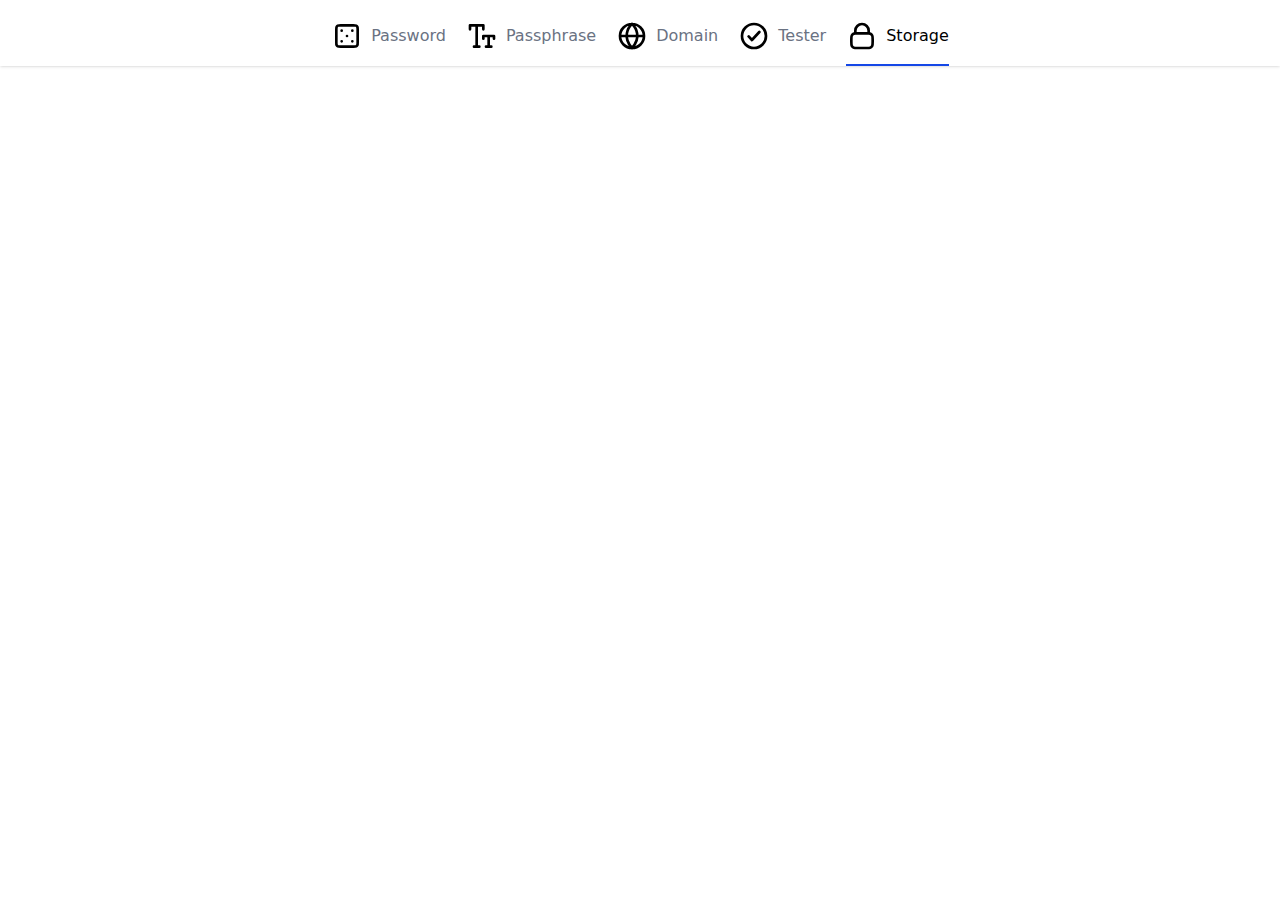
<file: storage.html>
<!DOCTYPE html>
<html lang="en">
  <head>
    <meta charset="UTF-8" />
    <meta name="viewport" content="width=device-width, initial-scale=1.0" />
    <title>Password Generator</title>
    <!-- Scripts -->
    <script src="script/main.js"></script>
    <script src="script/displayerror.js"></script>
    <!-- Style -->
    <link rel="stylesheet" href="output.css" />
  </head>

  <body class="flex flex-col items-center min-w-fit">
    <nav
      id="navigation"
      class="flex w-full gap-5 pt-2 px-4 sm:px-8 lg:justify-center bg-white shadow"
    >
      <a href="./password.html">
        <div
          class="flex shrink-0 gap-2 items-center cursor-pointer py-3 border-b-2 border-transparent text-gray-500 hover:text-gray-700 hover:border-b-gray-500"
        >
          <img
            class="max-w-8 max-h-8"
            src="icon/dice-five.svg"
            alt="Password"
          />
          <h2 class="text-base font-medium sm:block">Password</h2>
        </div>
      </a>
      <a href="./passphrase.html">
        <div
          class="flex shrink-0 gap-2 items-center cursor-pointer py-3 border-b-2 border-transparent text-gray-500 hover:text-gray-700 hover:border-b-gray-500"
        >
          <img class="max-w-8 max-h-8" src="icon/text.svg" alt="Passphrase" />
          <h2 class="text-base font-medium hidden sm:block">Passphrase</h2>
        </div>
      </a>
      <a href="./domain.html">
        <div
          class="flex shrink-0 gap-2 items-center cursor-pointer py-3 border-b-2 border-transparent text-gray-500 hover:text-gray-700 hover:border-b-gray-500"
        >
          <img class="max-w-8 max-h-8" src="icon/globe.svg" alt="Domain" />
          <h2 class="text-base font-medium hidden sm:block">Domain</h2>
        </div>
      </a>
      <a href="./tester.html">
        <div
          class="flex shrink-0 gap-2 items-center cursor-pointer py-3 border-b-2 border-transparent text-gray-500 hover:text-gray-700 hover:border-b-gray-500"
        >
          <img
            class="max-w-8 max-h-8"
            src="icon/check-circle.svg"
            alt="Tester"
          />
          <h2 class="text-base font-medium hidden sm:block">Tester</h2>
        </div>
      </a>
      <a href="./storage.html">
        <div
          class="flex shrink-0 gap-2 items-center cursor-pointer py-3 border-b-2 border-b-blue-700"
        >
          <img class="max-w-8 max-h-8" src="icon/lock.svg" alt="Storage" />
          <h2 class="text-base font-medium hidden sm:block">Storage</h2>
        </div>
      </a>
    </nav>

    <div id="content" class="flex flex-col p-4 sm:p-8 max-w-6xl">
      <!-- TODO: Make the storage page -->
    </div>

    <script>
    </script>
  </body>
</html>
</file>
<file: output.css>
/*! tailwindcss v4.1.4 | MIT License | https://tailwindcss.com */
@layer properties;
@layer theme, base, components, utilities;
@layer theme {
  :root, :host {
    --font-sans: ui-sans-serif, system-ui, sans-serif, 'Apple Color Emoji', 'Segoe UI Emoji', 'Segoe UI Symbol',
    'Noto Color Emoji';
    --font-mono: ui-monospace, SFMono-Regular, Menlo, Monaco, Consolas, 'Liberation Mono', 'Courier New',
    monospace;
    --color-red-100: oklch(93.6% 0.032 17.717);
    --color-red-300: oklch(80.8% 0.114 19.571);
    --color-red-400: oklch(70.4% 0.191 22.216);
    --color-red-500: oklch(63.7% 0.237 25.331);
    --color-red-600: oklch(57.7% 0.245 27.325);
    --color-yellow-100: oklch(97.3% 0.071 103.193);
    --color-yellow-600: oklch(68.1% 0.162 75.834);
    --color-green-100: oklch(96.2% 0.044 156.743);
    --color-green-600: oklch(62.7% 0.194 149.214);
    --color-blue-100: oklch(93.2% 0.032 255.585);
    --color-blue-300: oklch(80.9% 0.105 251.813);
    --color-blue-400: oklch(70.7% 0.165 254.624);
    --color-blue-500: oklch(62.3% 0.214 259.815);
    --color-blue-600: oklch(54.6% 0.245 262.881);
    --color-blue-700: oklch(48.8% 0.243 264.376);
    --color-gray-300: oklch(87.2% 0.01 258.338);
    --color-gray-400: oklch(70.7% 0.022 261.325);
    --color-gray-500: oklch(55.1% 0.027 264.364);
    --color-gray-700: oklch(37.3% 0.034 259.733);
    --color-gray-900: oklch(21% 0.034 264.665);
    --color-white: #fff;
    --spacing: 0.25rem;
    --container-2xs: 18rem;
    --container-6xl: 72rem;
    --text-xs: 0.75rem;
    --text-xs--line-height: calc(1 / 0.75);
    --text-sm: 0.875rem;
    --text-sm--line-height: calc(1.25 / 0.875);
    --text-base: 1rem;
    --text-base--line-height: calc(1.5 / 1);
    --text-2xl: 1.5rem;
    --text-2xl--line-height: calc(2 / 1.5);
    --text-3xl: 1.875rem;
    --text-3xl--line-height: calc(2.25 / 1.875);
    --font-weight-light: 300;
    --font-weight-medium: 500;
    --font-weight-semibold: 600;
    --font-weight-bold: 700;
    --radius-md: 0.375rem;
    --radius-lg: 0.5rem;
    --default-transition-duration: 150ms;
    --default-transition-timing-function: cubic-bezier(0.4, 0, 0.2, 1);
    --default-font-family: var(--font-sans);
    --default-mono-font-family: var(--font-mono);
  }
}
@layer base {
  *, ::after, ::before, ::backdrop, ::file-selector-button {
    box-sizing: border-box;
    margin: 0;
    padding: 0;
    border: 0 solid;
  }
  html, :host {
    line-height: 1.5;
    -webkit-text-size-adjust: 100%;
    tab-size: 4;
    font-family: var(--default-font-family, ui-sans-serif, system-ui, sans-serif, 'Apple Color Emoji', 'Segoe UI Emoji', 'Segoe UI Symbol', 'Noto Color Emoji');
    font-feature-settings: var(--default-font-feature-settings, normal);
    font-variation-settings: var(--default-font-variation-settings, normal);
    -webkit-tap-highlight-color: transparent;
  }
  hr {
    height: 0;
    color: inherit;
    border-top-width: 1px;
  }
  abbr:where([title]) {
    -webkit-text-decoration: underline dotted;
    text-decoration: underline dotted;
  }
  h1, h2, h3, h4, h5, h6 {
    font-size: inherit;
    font-weight: inherit;
  }
  a {
    color: inherit;
    -webkit-text-decoration: inherit;
    text-decoration: inherit;
  }
  b, strong {
    font-weight: bolder;
  }
  code, kbd, samp, pre {
    font-family: var(--default-mono-font-family, ui-monospace, SFMono-Regular, Menlo, Monaco, Consolas, 'Liberation Mono', 'Courier New', monospace);
    font-feature-settings: var(--default-mono-font-feature-settings, normal);
    font-variation-settings: var(--default-mono-font-variation-settings, normal);
    font-size: 1em;
  }
  small {
    font-size: 80%;
  }
  sub, sup {
    font-size: 75%;
    line-height: 0;
    position: relative;
    vertical-align: baseline;
  }
  sub {
    bottom: -0.25em;
  }
  sup {
    top: -0.5em;
  }
  table {
    text-indent: 0;
    border-color: inherit;
    border-collapse: collapse;
  }
  :-moz-focusring {
    outline: auto;
  }
  progress {
    vertical-align: baseline;
  }
  summary {
    display: list-item;
  }
  ol, ul, menu {
    list-style: none;
  }
  img, svg, video, canvas, audio, iframe, embed, object {
    display: block;
    vertical-align: middle;
  }
  img, video {
    max-width: 100%;
    height: auto;
  }
  button, input, select, optgroup, textarea, ::file-selector-button {
    font: inherit;
    font-feature-settings: inherit;
    font-variation-settings: inherit;
    letter-spacing: inherit;
    color: inherit;
    border-radius: 0;
    background-color: transparent;
    opacity: 1;
  }
  :where(select:is([multiple], [size])) optgroup {
    font-weight: bolder;
  }
  :where(select:is([multiple], [size])) optgroup option {
    padding-inline-start: 20px;
  }
  ::file-selector-button {
    margin-inline-end: 4px;
  }
  ::placeholder {
    opacity: 1;
  }
  @supports (not (-webkit-appearance: -apple-pay-button))  or (contain-intrinsic-size: 1px) {
    ::placeholder {
      color: currentcolor;
      @supports (color: color-mix(in lab, red, red)) {
        color: color-mix(in oklab, currentcolor 50%, transparent);
      }
    }
  }
  textarea {
    resize: vertical;
  }
  ::-webkit-search-decoration {
    -webkit-appearance: none;
  }
  ::-webkit-date-and-time-value {
    min-height: 1lh;
    text-align: inherit;
  }
  ::-webkit-datetime-edit {
    display: inline-flex;
  }
  ::-webkit-datetime-edit-fields-wrapper {
    padding: 0;
  }
  ::-webkit-datetime-edit, ::-webkit-datetime-edit-year-field, ::-webkit-datetime-edit-month-field, ::-webkit-datetime-edit-day-field, ::-webkit-datetime-edit-hour-field, ::-webkit-datetime-edit-minute-field, ::-webkit-datetime-edit-second-field, ::-webkit-datetime-edit-millisecond-field, ::-webkit-datetime-edit-meridiem-field {
    padding-block: 0;
  }
  :-moz-ui-invalid {
    box-shadow: none;
  }
  button, input:where([type='button'], [type='reset'], [type='submit']), ::file-selector-button {
    appearance: button;
  }
  ::-webkit-inner-spin-button, ::-webkit-outer-spin-button {
    height: auto;
  }
  [hidden]:where(:not([hidden='until-found'])) {
    display: none !important;
  }
}
@layer utilities {
  .pointer-events-none {
    pointer-events: none;
  }
  .collapse {
    visibility: collapse;
  }
  .sr-only {
    position: absolute;
    width: 1px;
    height: 1px;
    padding: 0;
    margin: -1px;
    overflow: hidden;
    clip: rect(0, 0, 0, 0);
    white-space: nowrap;
    border-width: 0;
  }
  .relative {
    position: relative;
  }
  .my-6 {
    margin-block: calc(var(--spacing) * 6);
  }
  .mt-4 {
    margin-top: calc(var(--spacing) * 4);
  }
  .mb-1 {
    margin-bottom: calc(var(--spacing) * 1);
  }
  .mb-4 {
    margin-bottom: calc(var(--spacing) * 4);
  }
  .mb-6 {
    margin-bottom: calc(var(--spacing) * 6);
  }
  .ml-1 {
    margin-left: calc(var(--spacing) * 1);
  }
  .block {
    display: block;
  }
  .flex {
    display: flex;
  }
  .hidden {
    display: none;
  }
  .inline-flex {
    display: inline-flex;
  }
  .table {
    display: table;
  }
  .h-4 {
    height: calc(var(--spacing) * 4);
  }
  .h-5 {
    height: calc(var(--spacing) * 5);
  }
  .h-6 {
    height: calc(var(--spacing) * 6);
  }
  .h-8 {
    height: calc(var(--spacing) * 8);
  }
  .max-h-8 {
    max-height: calc(var(--spacing) * 8);
  }
  .w-4 {
    width: calc(var(--spacing) * 4);
  }
  .w-5 {
    width: calc(var(--spacing) * 5);
  }
  .w-6 {
    width: calc(var(--spacing) * 6);
  }
  .w-8 {
    width: calc(var(--spacing) * 8);
  }
  .w-11 {
    width: calc(var(--spacing) * 11);
  }
  .w-full {
    width: 100%;
  }
  .max-w-2xs {
    max-width: var(--container-2xs);
  }
  .max-w-6xl {
    max-width: var(--container-6xl);
  }
  .max-w-8 {
    max-width: calc(var(--spacing) * 8);
  }
  .max-w-14 {
    max-width: calc(var(--spacing) * 14);
  }
  .min-w-4 {
    min-width: calc(var(--spacing) * 4);
  }
  .min-w-fit {
    min-width: fit-content;
  }
  .min-w-full {
    min-width: 100%;
  }
  .flex-shrink {
    flex-shrink: 1;
  }
  .shrink-0 {
    flex-shrink: 0;
  }
  .border-collapse {
    border-collapse: collapse;
  }
  .cursor-pointer {
    cursor: pointer;
  }
  .resize {
    resize: both;
  }
  .flex-col {
    flex-direction: column;
  }
  .flex-row {
    flex-direction: row;
  }
  .items-center {
    align-items: center;
  }
  .items-end {
    align-items: flex-end;
  }
  .justify-between {
    justify-content: space-between;
  }
  .justify-center {
    justify-content: center;
  }
  .justify-end {
    justify-content: flex-end;
  }
  .gap-1 {
    gap: calc(var(--spacing) * 1);
  }
  .gap-2 {
    gap: calc(var(--spacing) * 2);
  }
  .gap-4 {
    gap: calc(var(--spacing) * 4);
  }
  .gap-5 {
    gap: calc(var(--spacing) * 5);
  }
  .divide-y {
    :where(& > :not(:last-child)) {
      --tw-divide-y-reverse: 0;
      border-bottom-style: var(--tw-border-style);
      border-top-style: var(--tw-border-style);
      border-top-width: calc(1px * var(--tw-divide-y-reverse));
      border-bottom-width: calc(1px * calc(1 - var(--tw-divide-y-reverse)));
    }
  }
  .divide-gray-300 {
    :where(& > :not(:last-child)) {
      border-color: var(--color-gray-300);
    }
  }
  .rounded-full {
    border-radius: calc(infinity * 1px);
  }
  .rounded-lg {
    border-radius: var(--radius-lg);
  }
  .rounded-md {
    border-radius: var(--radius-md);
  }
  .rounded-l-md {
    border-top-left-radius: var(--radius-md);
    border-bottom-left-radius: var(--radius-md);
  }
  .rounded-r-md {
    border-top-right-radius: var(--radius-md);
    border-bottom-right-radius: var(--radius-md);
  }
  .border {
    border-style: var(--tw-border-style);
    border-width: 1px;
  }
  .border-r-0 {
    border-right-style: var(--tw-border-style);
    border-right-width: 0px;
  }
  .border-b-2 {
    border-bottom-style: var(--tw-border-style);
    border-bottom-width: 2px;
  }
  .border-l-0 {
    border-left-style: var(--tw-border-style);
    border-left-width: 0px;
  }
  .border-blue-500 {
    border-color: var(--color-blue-500);
  }
  .border-blue-600 {
    border-color: var(--color-blue-600);
  }
  .border-gray-500 {
    border-color: var(--color-gray-500);
  }
  .border-green-600 {
    border-color: var(--color-green-600);
  }
  .border-red-500 {
    border-color: var(--color-red-500);
  }
  .border-red-600 {
    border-color: var(--color-red-600);
  }
  .border-transparent {
    border-color: transparent;
  }
  .border-yellow-600 {
    border-color: var(--color-yellow-600);
  }
  .border-b-blue-700 {
    border-bottom-color: var(--color-blue-700);
  }
  .bg-blue-100 {
    background-color: var(--color-blue-100);
  }
  .bg-blue-400 {
    background-color: var(--color-blue-400);
  }
  .bg-blue-500 {
    background-color: var(--color-blue-500);
  }
  .bg-blue-600 {
    background-color: var(--color-blue-600);
  }
  .bg-blue-700 {
    background-color: var(--color-blue-700);
  }
  .bg-gray-400 {
    background-color: var(--color-gray-400);
  }
  .bg-green-100 {
    background-color: var(--color-green-100);
  }
  .bg-green-600 {
    background-color: var(--color-green-600);
  }
  .bg-red-100 {
    background-color: var(--color-red-100);
  }
  .bg-red-400 {
    background-color: var(--color-red-400);
  }
  .bg-red-600 {
    background-color: var(--color-red-600);
  }
  .bg-white {
    background-color: var(--color-white);
  }
  .bg-yellow-100 {
    background-color: var(--color-yellow-100);
  }
  .bg-yellow-600 {
    background-color: var(--color-yellow-600);
  }
  .p-1 {
    padding: calc(var(--spacing) * 1);
  }
  .p-1\.5 {
    padding: calc(var(--spacing) * 1.5);
  }
  .p-4 {
    padding: calc(var(--spacing) * 4);
  }
  .p-5 {
    padding: calc(var(--spacing) * 5);
  }
  .px-3 {
    padding-inline: calc(var(--spacing) * 3);
  }
  .px-4 {
    padding-inline: calc(var(--spacing) * 4);
  }
  .py-1 {
    padding-block: calc(var(--spacing) * 1);
  }
  .py-1\.5 {
    padding-block: calc(var(--spacing) * 1.5);
  }
  .py-2 {
    padding-block: calc(var(--spacing) * 2);
  }
  .py-3 {
    padding-block: calc(var(--spacing) * 3);
  }
  .pt-2 {
    padding-top: calc(var(--spacing) * 2);
  }
  .pl-2 {
    padding-left: calc(var(--spacing) * 2);
  }
  .text-center {
    text-align: center;
  }
  .text-left {
    text-align: left;
  }
  .font-mono {
    font-family: var(--font-mono);
  }
  .text-2xl {
    font-size: var(--text-2xl);
    line-height: var(--tw-leading, var(--text-2xl--line-height));
  }
  .text-base {
    font-size: var(--text-base);
    line-height: var(--tw-leading, var(--text-base--line-height));
  }
  .text-sm {
    font-size: var(--text-sm);
    line-height: var(--tw-leading, var(--text-sm--line-height));
  }
  .text-xs {
    font-size: var(--text-xs);
    line-height: var(--tw-leading, var(--text-xs--line-height));
  }
  .font-bold {
    --tw-font-weight: var(--font-weight-bold);
    font-weight: var(--font-weight-bold);
  }
  .font-light {
    --tw-font-weight: var(--font-weight-light);
    font-weight: var(--font-weight-light);
  }
  .font-medium {
    --tw-font-weight: var(--font-weight-medium);
    font-weight: var(--font-weight-medium);
  }
  .font-semibold {
    --tw-font-weight: var(--font-weight-semibold);
    font-weight: var(--font-weight-semibold);
  }
  .text-blue-600 {
    color: var(--color-blue-600);
  }
  .text-blue-700 {
    color: var(--color-blue-700);
  }
  .text-gray-300 {
    color: var(--color-gray-300);
  }
  .text-gray-500 {
    color: var(--color-gray-500);
  }
  .text-gray-700 {
    color: var(--color-gray-700);
  }
  .text-gray-900 {
    color: var(--color-gray-900);
  }
  .text-green-600 {
    color: var(--color-green-600);
  }
  .text-red-600 {
    color: var(--color-red-600);
  }
  .text-white {
    color: var(--color-white);
  }
  .text-yellow-600 {
    color: var(--color-yellow-600);
  }
  .lowercase {
    text-transform: lowercase;
  }
  .uppercase {
    text-transform: uppercase;
  }
  .underline {
    text-decoration-line: underline;
  }
  .shadow {
    --tw-shadow: 0 1px 3px 0 var(--tw-shadow-color, rgb(0 0 0 / 0.1)), 0 1px 2px -1px var(--tw-shadow-color, rgb(0 0 0 / 0.1));
    box-shadow: var(--tw-inset-shadow), var(--tw-inset-ring-shadow), var(--tw-ring-offset-shadow), var(--tw-ring-shadow), var(--tw-shadow);
  }
  .ring {
    --tw-ring-shadow: var(--tw-ring-inset,) 0 0 0 calc(1px + var(--tw-ring-offset-width)) var(--tw-ring-color, currentcolor);
    box-shadow: var(--tw-inset-shadow), var(--tw-inset-ring-shadow), var(--tw-ring-offset-shadow), var(--tw-ring-shadow), var(--tw-shadow);
  }
  .outline {
    outline-style: var(--tw-outline-style);
    outline-width: 1px;
  }
  .filter {
    filter: var(--tw-blur,) var(--tw-brightness,) var(--tw-contrast,) var(--tw-grayscale,) var(--tw-hue-rotate,) var(--tw-invert,) var(--tw-saturate,) var(--tw-sepia,) var(--tw-drop-shadow,);
  }
  .transition {
    transition-property: color, background-color, border-color, outline-color, text-decoration-color, fill, stroke, --tw-gradient-from, --tw-gradient-via, --tw-gradient-to, opacity, box-shadow, transform, translate, scale, rotate, filter, -webkit-backdrop-filter, backdrop-filter;
    transition-timing-function: var(--tw-ease, var(--default-transition-timing-function));
    transition-duration: var(--tw-duration, var(--default-transition-duration));
  }
  .select-none {
    -webkit-user-select: none;
    user-select: none;
  }
  .peer-checked\:bg-blue-600 {
    &:is(:where(.peer):checked ~ *) {
      background-color: var(--color-blue-600);
    }
  }
  .after\:absolute {
    &::after {
      content: var(--tw-content);
      position: absolute;
    }
  }
  .after\:top-0\.5 {
    &::after {
      content: var(--tw-content);
      top: calc(var(--spacing) * 0.5);
    }
  }
  .after\:left-\[2px\] {
    &::after {
      content: var(--tw-content);
      left: 2px;
    }
  }
  .after\:h-5 {
    &::after {
      content: var(--tw-content);
      height: calc(var(--spacing) * 5);
    }
  }
  .after\:w-5 {
    &::after {
      content: var(--tw-content);
      width: calc(var(--spacing) * 5);
    }
  }
  .after\:rounded-full {
    &::after {
      content: var(--tw-content);
      border-radius: calc(infinity * 1px);
    }
  }
  .after\:border-white {
    &::after {
      content: var(--tw-content);
      border-color: var(--color-white);
    }
  }
  .after\:bg-white {
    &::after {
      content: var(--tw-content);
      background-color: var(--color-white);
    }
  }
  .after\:transition-all {
    &::after {
      content: var(--tw-content);
      transition-property: all;
      transition-timing-function: var(--tw-ease, var(--default-transition-timing-function));
      transition-duration: var(--tw-duration, var(--default-transition-duration));
    }
  }
  .after\:content-\[\'\'\] {
    &::after {
      content: var(--tw-content);
      --tw-content: '';
      content: var(--tw-content);
    }
  }
  .peer-checked\:after\:translate-x-full {
    &:is(:where(.peer):checked ~ *) {
      &::after {
        content: var(--tw-content);
        --tw-translate-x: 100%;
        translate: var(--tw-translate-x) var(--tw-translate-y);
      }
    }
  }
  .peer-checked\:after\:border-white {
    &:is(:where(.peer):checked ~ *) {
      &::after {
        content: var(--tw-content);
        border-color: var(--color-white);
      }
    }
  }
  .focus-within\:outline-blue-600 {
    &:focus-within {
      outline-color: var(--color-blue-600);
    }
  }
  .hover\:border-b-gray-500 {
    &:hover {
      @media (hover: hover) {
        border-bottom-color: var(--color-gray-500);
      }
    }
  }
  .hover\:bg-blue-100 {
    &:hover {
      @media (hover: hover) {
        background-color: var(--color-blue-100);
      }
    }
  }
  .hover\:bg-blue-300 {
    &:hover {
      @media (hover: hover) {
        background-color: var(--color-blue-300);
      }
    }
  }
  .hover\:bg-blue-600 {
    &:hover {
      @media (hover: hover) {
        background-color: var(--color-blue-600);
      }
    }
  }
  .hover\:bg-green-100 {
    &:hover {
      @media (hover: hover) {
        background-color: var(--color-green-100);
      }
    }
  }
  .hover\:bg-red-100 {
    &:hover {
      @media (hover: hover) {
        background-color: var(--color-red-100);
      }
    }
  }
  .hover\:bg-red-300 {
    &:hover {
      @media (hover: hover) {
        background-color: var(--color-red-300);
      }
    }
  }
  .hover\:bg-yellow-100 {
    &:hover {
      @media (hover: hover) {
        background-color: var(--color-yellow-100);
      }
    }
  }
  .hover\:text-gray-700 {
    &:hover {
      @media (hover: hover) {
        color: var(--color-gray-700);
      }
    }
  }
  .sm\:block {
    @media (width >= 40rem) {
      display: block;
    }
  }
  .sm\:inline-flex {
    @media (width >= 40rem) {
      display: inline-flex;
    }
  }
  .sm\:h-6 {
    @media (width >= 40rem) {
      height: calc(var(--spacing) * 6);
    }
  }
  .sm\:w-2\/3 {
    @media (width >= 40rem) {
      width: calc(2/3 * 100%);
    }
  }
  .sm\:w-6 {
    @media (width >= 40rem) {
      width: calc(var(--spacing) * 6);
    }
  }
  .sm\:min-w-80 {
    @media (width >= 40rem) {
      min-width: calc(var(--spacing) * 80);
    }
  }
  .sm\:justify-center {
    @media (width >= 40rem) {
      justify-content: center;
    }
  }
  .sm\:p-8 {
    @media (width >= 40rem) {
      padding: calc(var(--spacing) * 8);
    }
  }
  .sm\:px-8 {
    @media (width >= 40rem) {
      padding-inline: calc(var(--spacing) * 8);
    }
  }
  .sm\:pr-1\.5 {
    @media (width >= 40rem) {
      padding-right: calc(var(--spacing) * 1.5);
    }
  }
  .sm\:pl-1\.5 {
    @media (width >= 40rem) {
      padding-left: calc(var(--spacing) * 1.5);
    }
  }
  .sm\:text-3xl {
    @media (width >= 40rem) {
      font-size: var(--text-3xl);
      line-height: var(--tw-leading, var(--text-3xl--line-height));
    }
  }
  .lg\:ml-2 {
    @media (width >= 64rem) {
      margin-left: calc(var(--spacing) * 2);
    }
  }
  .lg\:block {
    @media (width >= 64rem) {
      display: block;
    }
  }
  .lg\:h-8 {
    @media (width >= 64rem) {
      height: calc(var(--spacing) * 8);
    }
  }
  .lg\:w-8 {
    @media (width >= 64rem) {
      width: calc(var(--spacing) * 8);
    }
  }
  .lg\:justify-center {
    @media (width >= 64rem) {
      justify-content: center;
    }
  }
  .lg\:gap-2 {
    @media (width >= 64rem) {
      gap: calc(var(--spacing) * 2);
    }
  }
}
@property --tw-divide-y-reverse {
  syntax: "*";
  inherits: false;
  initial-value: 0;
}
@property --tw-border-style {
  syntax: "*";
  inherits: false;
  initial-value: solid;
}
@property --tw-font-weight {
  syntax: "*";
  inherits: false;
}
@property --tw-shadow {
  syntax: "*";
  inherits: false;
  initial-value: 0 0 #0000;
}
@property --tw-shadow-color {
  syntax: "*";
  inherits: false;
}
@property --tw-shadow-alpha {
  syntax: "<percentage>";
  inherits: false;
  initial-value: 100%;
}
@property --tw-inset-shadow {
  syntax: "*";
  inherits: false;
  initial-value: 0 0 #0000;
}
@property --tw-inset-shadow-color {
  syntax: "*";
  inherits: false;
}
@property --tw-inset-shadow-alpha {
  syntax: "<percentage>";
  inherits: false;
  initial-value: 100%;
}
@property --tw-ring-color {
  syntax: "*";
  inherits: false;
}
@property --tw-ring-shadow {
  syntax: "*";
  inherits: false;
  initial-value: 0 0 #0000;
}
@property --tw-inset-ring-color {
  syntax: "*";
  inherits: false;
}
@property --tw-inset-ring-shadow {
  syntax: "*";
  inherits: false;
  initial-value: 0 0 #0000;
}
@property --tw-ring-inset {
  syntax: "*";
  inherits: false;
}
@property --tw-ring-offset-width {
  syntax: "<length>";
  inherits: false;
  initial-value: 0px;
}
@property --tw-ring-offset-color {
  syntax: "*";
  inherits: false;
  initial-value: #fff;
}
@property --tw-ring-offset-shadow {
  syntax: "*";
  inherits: false;
  initial-value: 0 0 #0000;
}
@property --tw-outline-style {
  syntax: "*";
  inherits: false;
  initial-value: solid;
}
@property --tw-blur {
  syntax: "*";
  inherits: false;
}
@property --tw-brightness {
  syntax: "*";
  inherits: false;
}
@property --tw-contrast {
  syntax: "*";
  inherits: false;
}
@property --tw-grayscale {
  syntax: "*";
  inherits: false;
}
@property --tw-hue-rotate {
  syntax: "*";
  inherits: false;
}
@property --tw-invert {
  syntax: "*";
  inherits: false;
}
@property --tw-opacity {
  syntax: "*";
  inherits: false;
}
@property --tw-saturate {
  syntax: "*";
  inherits: false;
}
@property --tw-sepia {
  syntax: "*";
  inherits: false;
}
@property --tw-drop-shadow {
  syntax: "*";
  inherits: false;
}
@property --tw-drop-shadow-color {
  syntax: "*";
  inherits: false;
}
@property --tw-drop-shadow-alpha {
  syntax: "<percentage>";
  inherits: false;
  initial-value: 100%;
}
@property --tw-drop-shadow-size {
  syntax: "*";
  inherits: false;
}
@property --tw-content {
  syntax: "*";
  initial-value: "";
  inherits: false;
}
@property --tw-translate-x {
  syntax: "*";
  inherits: false;
  initial-value: 0;
}
@property --tw-translate-y {
  syntax: "*";
  inherits: false;
  initial-value: 0;
}
@property --tw-translate-z {
  syntax: "*";
  inherits: false;
  initial-value: 0;
}
@layer properties {
  @supports ((-webkit-hyphens: none) and (not (margin-trim: inline))) or ((-moz-orient: inline) and (not (color:rgb(from red r g b)))) {
    *, ::before, ::after, ::backdrop {
      --tw-divide-y-reverse: 0;
      --tw-border-style: solid;
      --tw-font-weight: initial;
      --tw-shadow: 0 0 #0000;
      --tw-shadow-color: initial;
      --tw-shadow-alpha: 100%;
      --tw-inset-shadow: 0 0 #0000;
      --tw-inset-shadow-color: initial;
      --tw-inset-shadow-alpha: 100%;
      --tw-ring-color: initial;
      --tw-ring-shadow: 0 0 #0000;
      --tw-inset-ring-color: initial;
      --tw-inset-ring-shadow: 0 0 #0000;
      --tw-ring-inset: initial;
      --tw-ring-offset-width: 0px;
      --tw-ring-offset-color: #fff;
      --tw-ring-offset-shadow: 0 0 #0000;
      --tw-outline-style: solid;
      --tw-blur: initial;
      --tw-brightness: initial;
      --tw-contrast: initial;
      --tw-grayscale: initial;
      --tw-hue-rotate: initial;
      --tw-invert: initial;
      --tw-opacity: initial;
      --tw-saturate: initial;
      --tw-sepia: initial;
      --tw-drop-shadow: initial;
      --tw-drop-shadow-color: initial;
      --tw-drop-shadow-alpha: 100%;
      --tw-drop-shadow-size: initial;
      --tw-content: "";
      --tw-translate-x: 0;
      --tw-translate-y: 0;
      --tw-translate-z: 0;
    }
  }
}
</file>
